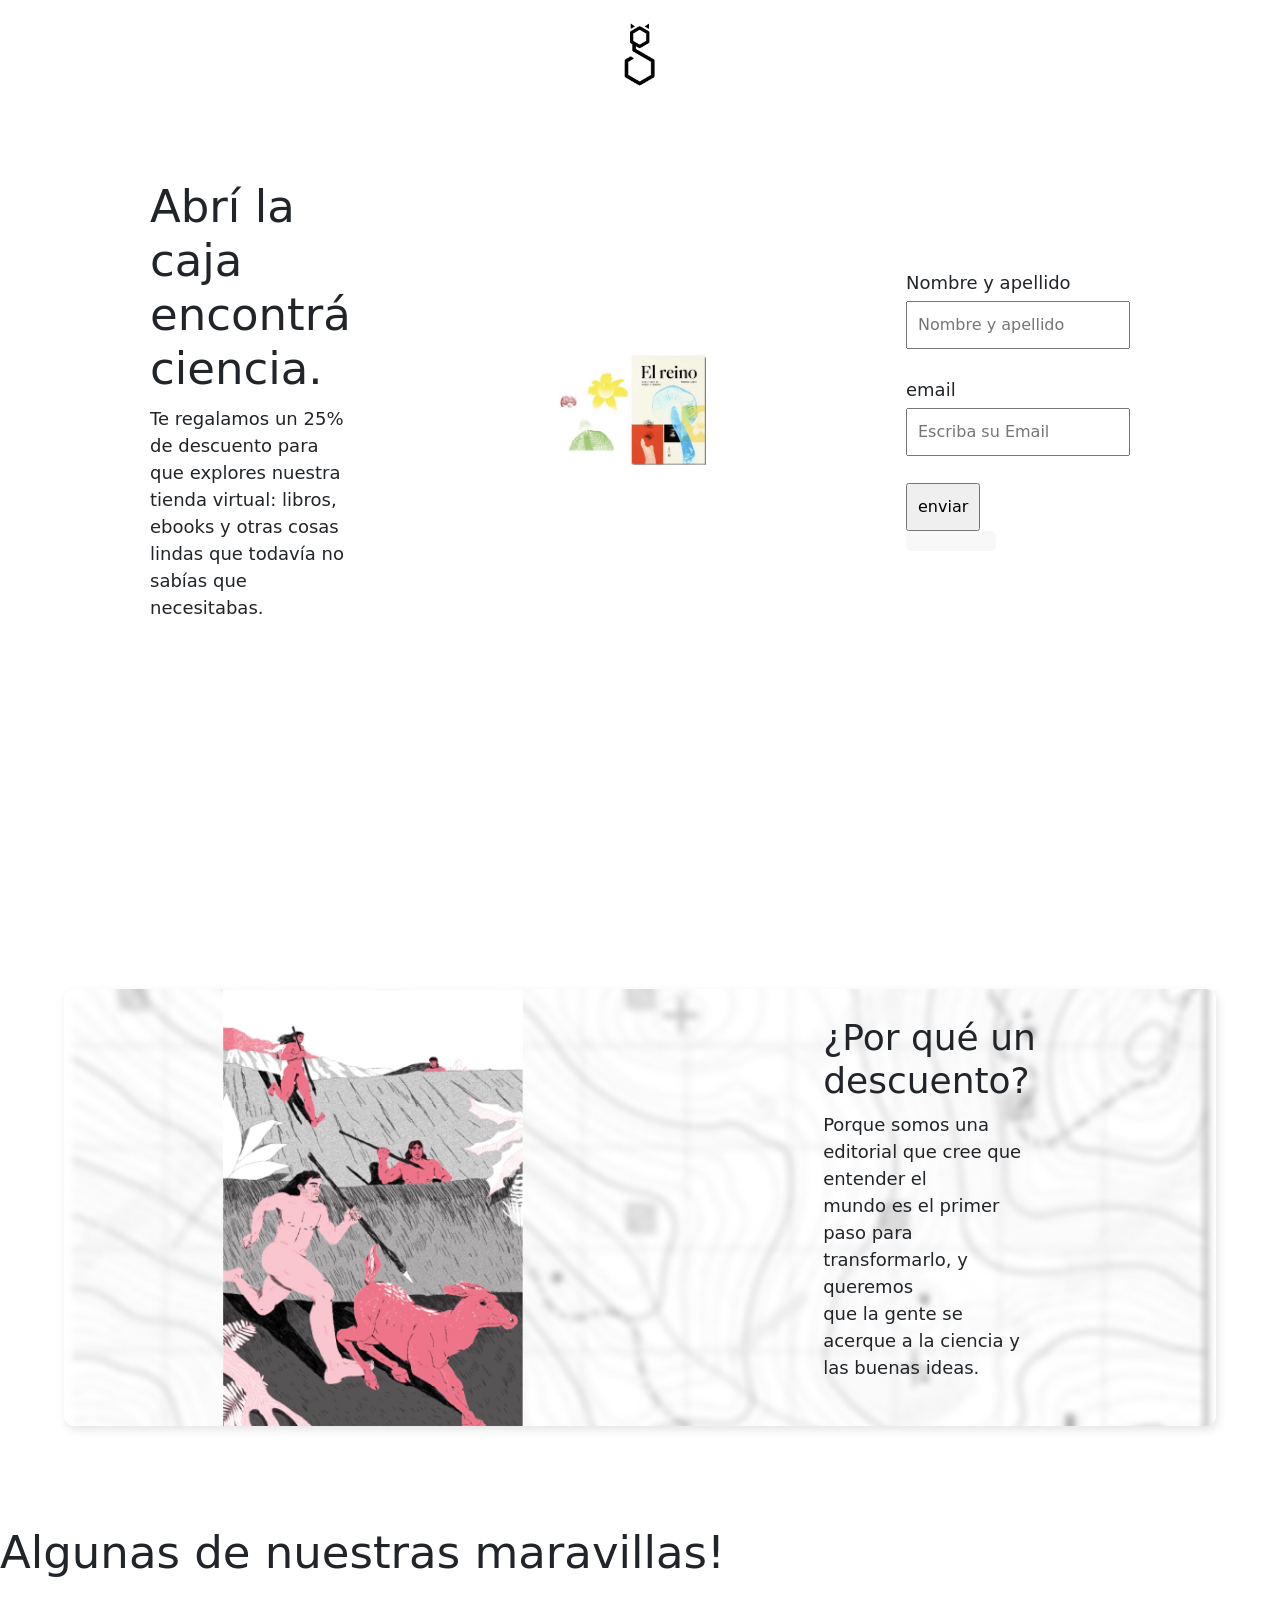
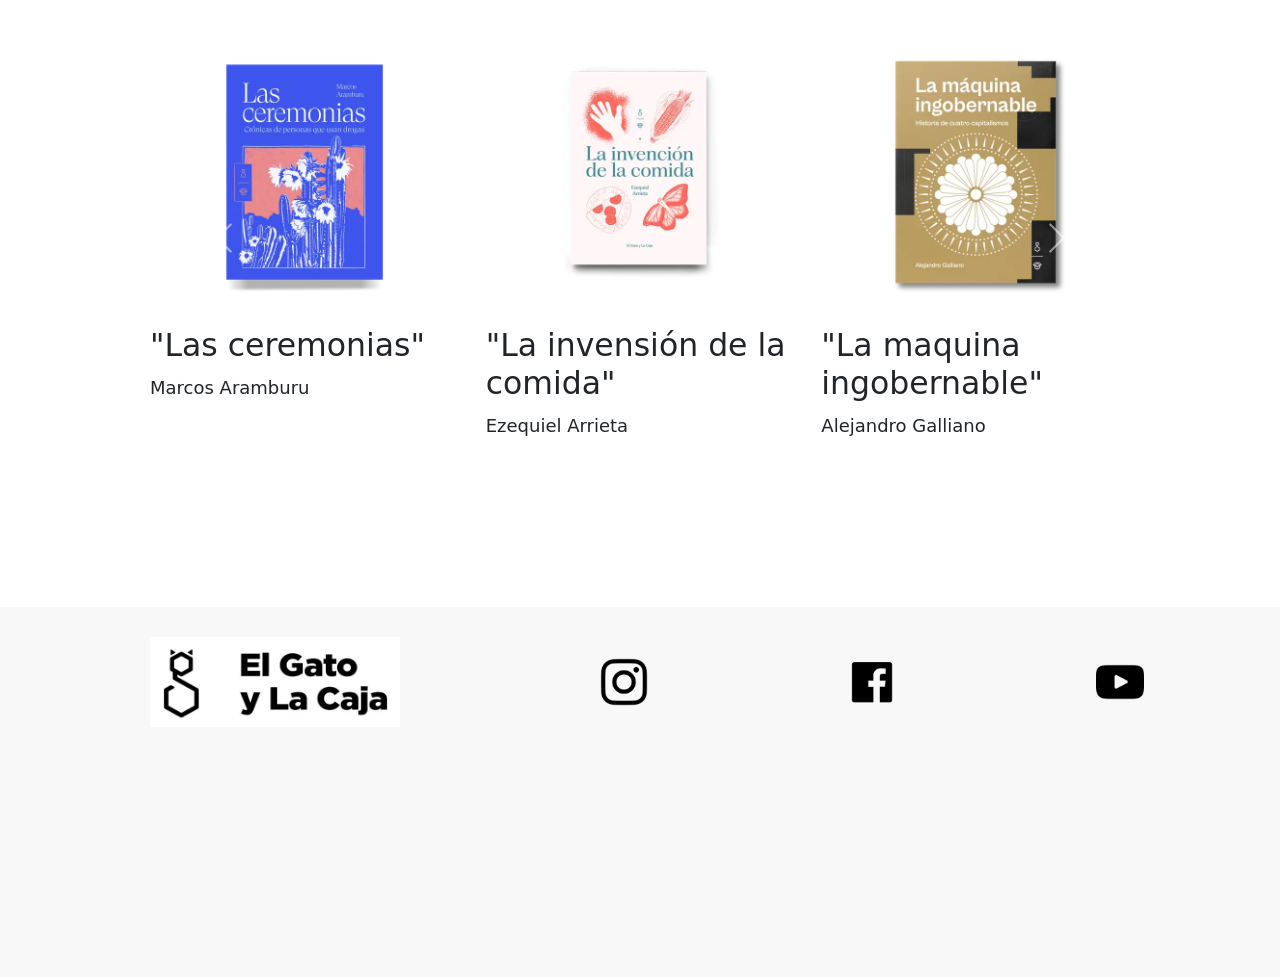
<file: taller (el gato y la caja)/index.html>
<!DOCTYPE html>
<html lang="en">
<head>   
    <title>Document</title>

    <link rel="preconnect" href="https://fonts.googleapis.com">
    <link rel="preconnect" href="https://fonts.gstatic.com" crossorigin>
    <link href="https://fonts.googleapis.com/css2?family=Montserrat:ital,wght@0,100..900;1,100..900&display=swap" rel="stylesheet">
    <link href="https://cdn.jsdelivr.net/npm/bootstrap@5.3.3/dist/css/bootstrap.min.css" rel="stylesheet">
    <script src="https://cdn.jsdelivr.net/npm/bootstrap@5.3.3/dist/js/bootstrap.bundle.min.js"></script>

    <link rel="stylesheet" href="style.css">

</head>
<body>

    <!-- encabezado -->
    <div class="header">
        <img src="logo.webp" class="logo">
    </div>

    <div class="contenedor">
        <div class="textoTituloHeader">
            <h1>Abrí la caja <br> encontrá ciencia.</h1>

            <p class="textoParrafoHeader">
                Te regalamos un 25% de descuento para <br> que explores nuestra tienda virtual: libros, <br> 
                ebooks y otras cosas lindas que todavía no <br> sabías que necesitabas.
            </p>


        </div>

        
        <div id="carruselAutomatico" class="carrusel1" data-bs-ride="carousel">

            <div class="carruselIMG">

                <div class="carousel-item active">
                    <img src="imagenCarrusel1/reino.jpg" class="d-block w-100" >
                </div>

                <div class="carousel-item">
                    <img src="imagenCarrusel1/maquina.jpg" class="d-block w-100" >
                </div>

                <div class="carousel-item">
                    <img src="imagenCarrusel1/clima.jpg" class="d-block w-100" >
                </div>

                <div class="carousel-item">
                    <img src="imagenCarrusel1/comida.jpg" class="d-block w-100" >
                </div>

                <div class="carousel-item">
                    <img src="imagenCarrusel1/pandora.jpg" class="d-block w-100" >
                </div>

                <div class="carousel-item">
                    <img src="imagenCarrusel1/suerte.jpg" class="d-block w-100" >
                 </div>

            </div>

        </div>

        <div class="contenedorForm">
            <form>
                <label for="nombreYApellido" class="nombre">Nombre y apellido</label>
                <input type="text" name="nombre" id="nombreYApellido" placeholder="Nombre y apellido" required>
                <br>
                <br>
                <label for="email" class="email">email</label>
                <input type="email" name="email" id="email" placeholder="Escriba su Email">
                <br>
                <br>
                <input type="submit" id="botonEnviar" class="botonEnviar" value="enviar">
            </form>

            <div class="feedbackContenedor">
                <section class="feedback oculto" id="feedback">
                    <p>Gracias! <span id="nombre-placeholder">NOMBRE</span> el descuento fue enviado correctamente a <span id="email-placeholder">EMAIL</span>. Aprovechalo en nuestra tiendia virtual!</p>
                </section>
            </div>
        </div>
        
    </div>

        

    <div class="tarjeta" id="tarjeta">
        <div class="contenidoTarjeta">
            <img src="trival/trival.png" class="trivalIMG">
            <div class="textoTrival">
                <h2>¿Por qué un descuento?</h2>
                <p>
                    Porque somos una editorial que cree que entender el <br>
                    mundo es el primer paso para transformarlo, y queremos <br>
                    que la gente se acerque a la ciencia y las buenas ideas.
                </p>
            </div>
        </div>
    </div>



    <h1>Algunas de nuestras maravillas!</h1>


    <div class="carruselContenedor">

    <div id="carruselBootstrap" class="carousel slide" data-bs-ride="carousel">
    <div class="carousel-inner">

        <!-- Slide 1 -->
        <div class="carousel-item active">
            <div class="row">
                <div class="col-md-4">
                    <img src="imagenCarrusel2/ceremonia1.webp" class="d-block w-100" alt="Imagen 1">
                    <h3 class="titulo-libro">"Las ceremonias"</h3>
                    <p class="autor-libro">Marcos Aramburu</p>
                </div>
                <div class="col-md-4">
                    <img src="imagenCarrusel2/invencion1.webp" class="d-block w-100" alt="Imagen 2">
                    <h3 class="titulo-libro">"La invensión de la comida"</h3>
                    <p class="autor-libro">Ezequiel Arrieta</p>
                </div>
                <div class="col-md-4">
                    <img src="imagenCarrusel2/maquina1.webp" class="d-block w-100" alt="Imagen 3">
                    <h3 class="titulo-libro">"La maquina ingobernable"</h3>
                    <p class="autor-libro">Alejandro Galliano</p>
                </div>
            </div>
        </div>

        <!-- Slide 2 -->
        <div class="carousel-item">
            <div class="row">
                <div class="col-md-4">
                    <img src="imagenCarrusel2/pandora1.webp" class="d-block w-100" alt="Imagen 4">
                    <h3 class="titulo-libro">"Ok, Pandora"</h3>
                    <p class="autor-libro">Multiples autores</p>
                </div>
                <div class="col-md-4">
                    <img src="imagenCarrusel2/reino1.webp" class="d-block w-100" alt="Imagen 5">
                    <h3 class="titulo-libro">"El reino"</h3>
                    <p class="autor-libro">Eugenia López</p>
                </div>
                <div class="col-md-4">
                    <img src="imagenCarrusel2/suerte1.webp" class="d-block w-100" alt="Imagen 6">
                    <h3 class="titulo-libro">"La suerte de tu lado"</h3>
                    <p class="autor-libro">Marina Larrondo</p>
                </div>
            </div>
        </div>

        <!-- Slide 3 -->
        <div class="carousel-item">
            <div class="row">
                <div class="col-md-4">
                    <img src="imagenCarrusel2/febo1.webp" class="d-block w-100" alt="Imagen 7">
                    <h3 class="titulo-libro">"febo"</h3>
                    <p class="autor-libro">Sol traverso</p>
                </div>
                <div class="col-md-4">
                    <img src="imagenCarrusel2/humanLife1.webp" class="d-block w-100" alt="Imagen 8">
                    <h3 class="titulo-libro">"HumanLife"</h3>
                    <p class="autor-libro">Tomas Gigante</p>
                </div>
                <div class="col-md-4">
                    <img src="imagenCarrusel2/idioma1.webp" class="d-block w-100" alt="Imagen 9">
                    <h3 class="titulo-libro">"El idioma de los peces"</h3>
                    <p class="autor-libro">Lara Armada</p>
                </div>
            </div>
        </div>

    </div>

    <!-- Botones de navegación -->
    <button class="carousel-control-prev" type="button" data-bs-target="#carruselBootstrap" data-bs-slide="prev">
        <span class="carousel-control-prev-icon"></span>
    </button>
    <button class="carousel-control-next" type="button" data-bs-target="#carruselBootstrap" data-bs-slide="next">
        <span class="carousel-control-next-icon"></span>
    </button>
</div>
</div>

<!-- Agregar Bootstrap en tu documento -->
<link rel="stylesheet" href="https://cdn.jsdelivr.net/npm/bootstrap@5.3.0/dist/css/bootstrap.min.css">
<script src="https://cdn.jsdelivr.net/npm/bootstrap@5.3.0/dist/js/bootstrap.bundle.min.js"></script>




               

    <footer class="footer">

        <div class="contenedor">

            <div>
                <img src="fotter/Logo.png" class="gato">
            </div>

            <div>
                <img src="fotter/instagram.png" class="insta">
            </div>

            <div>
                <img src="fotter/Facebook.png" class="face">
            </div>

            <div>
                <img src="fotter/youtube.png" class="youtube">
            </div>

            <div>
                <img src="fotter/X.png" class="x">
            </div>

        </div>

    </footer>

    <script src="script.js"></script>
    
</body>
</html>
</file>
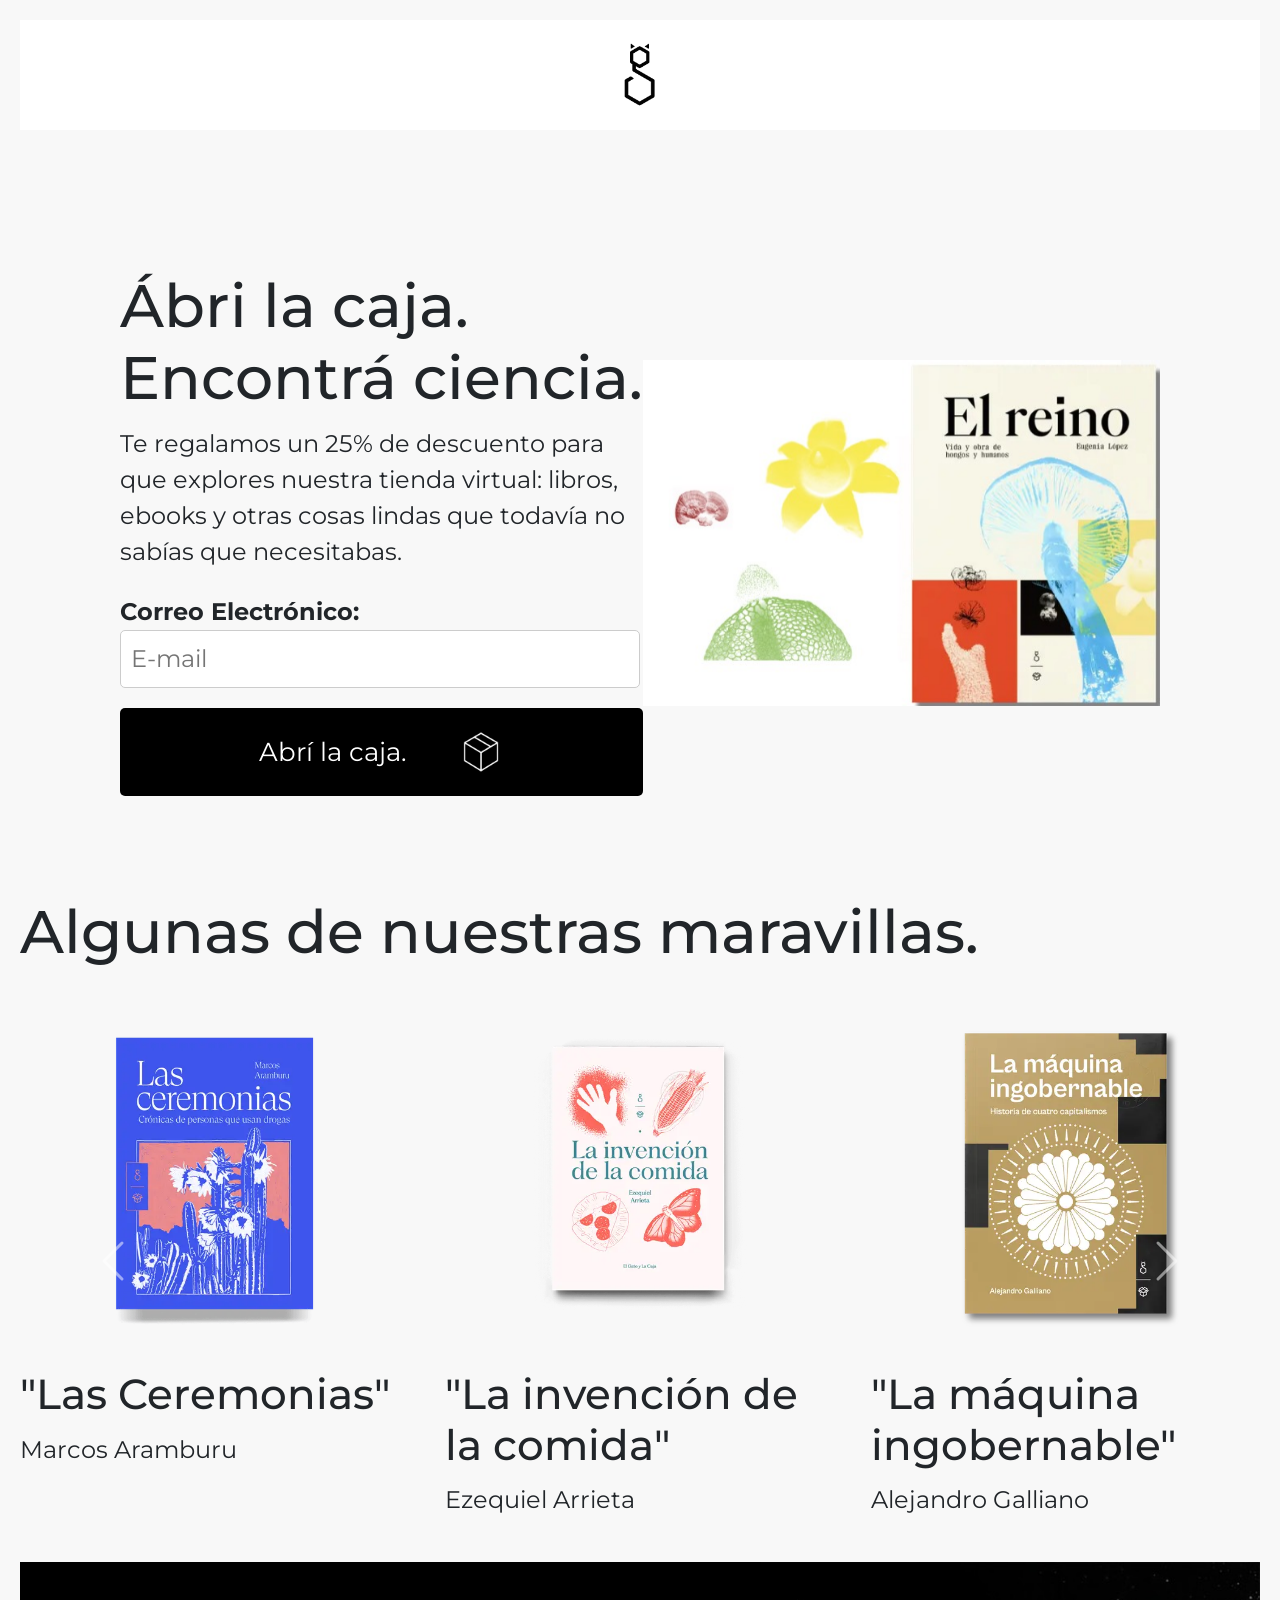
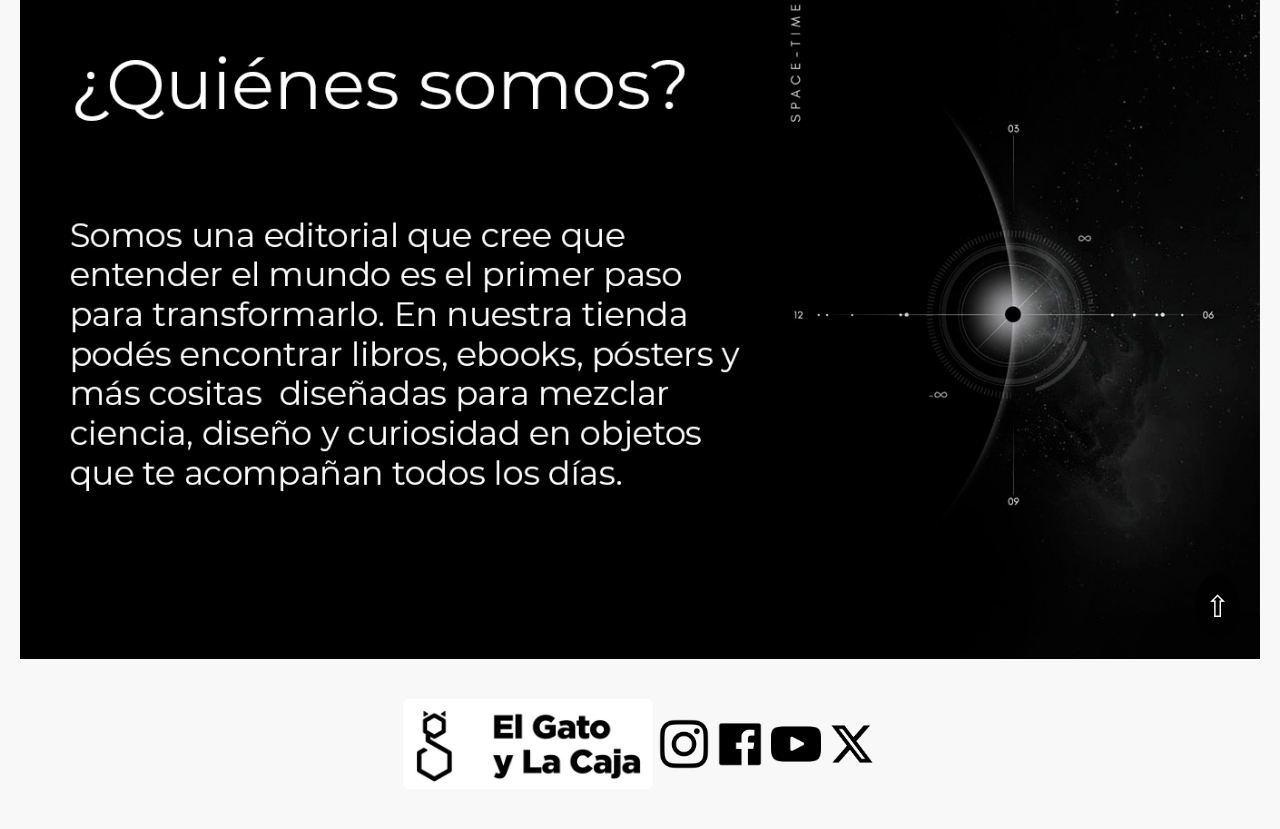
<file: taller/index.html>
<!DOCTYPE html>
<html lang="en">
<head>
    <title>Document</title>
    <link rel="preconnect" href="https://fonts.googleapis.com">
    <link rel="preconnect" href="https://fonts.gstatic.com" crossorigin>
    <link href="https://fonts.googleapis.com/css2?family=Montserrat:ital,wght@0,100..900;1,100..900&display=swap" rel="stylesheet">
    <link href="https://cdn.jsdelivr.net/npm/bootstrap@5.3.3/dist/css/bootstrap.min.css" rel="stylesheet">
    <script src="https://cdn.jsdelivr.net/npm/bootstrap@5.3.3/dist/js/bootstrap.bundle.min.js"></script>


    <link rel="stylesheet" href="style.css">
</head>
<body>

    <div class="header">
        <img src="logo.webp" class="logo" alt="logo">
    </div>


    <div class="contenido">

        <div class="texto-box">

            <h1 class="titulo">Ábri la caja. <br> Encontrá ciencia. </h1>

            <p class="texto">Te regalamos un 25% de descuento para <br> que explores nuestra tienda virtual: libros, <br> 
            ebooks y otras cosas lindas que todavía no <br> sabías que necesitabas.  </p>
            
            <div class="formulario">

                <label for="email">Correo Electrónico:</label>
                <input type="email" id="email" name="email" placeholder="E-mail">

            </div> 

            <a href="gracias.html" class="boton" id="botonCaja" disabled>
                Abrí la caja.
                <img src="cajaCerrada.png" alt="icono" class="icono-boton">
            </a>


        </div>
       
        



        <div id="carouselExampleAutoplaying" class="carousel slide" data-bs-ride="carousel">
            <div class="carousel-inner">

                <div class="carousel-item active">
                    <img src="imagenesCarrusel1/reino.jpg" class="d-block w-100" >
                </div>

                <div class="carousel-item">
                    <img src="imagenesCarrusel1/maquina.jpg" class="d-block w-100" >
                </div>

                <div class="carousel-item">
                    <img src="imagenesCarrusel1/clima.jpg" class="d-block w-100" >
                </div>

                <div class="carousel-item">
                    <img src="imagenesCarrusel1/comida.jpg" class="d-block w-100" >
                </div>

                <div class="carousel-item">
                    <img src="imagenesCarrusel1/pandora.jpg" class="d-block w-100" >
                </div>

                <div class="carousel-item">
                    <img src="imagenesCarrusel1/suerte.jpg" class="d-block w-100" >
                 </div>

            </div>

                

        

        </div>   


    </div>

    
    

    <h1>Algunas de nuestras maravillas.</h1>
    
        <div id="carouselExample" class="carousel slide" >

            <div class="carousel-inner">
                    <div class="carousel-item active">
                        <div class="row">

                            <div class="col-md-4">
                                <img src="imagenCarrusel2/ceremonia1.webp" class="d-block w-100" alt="Libro 1">
                                <h3 class="titulo-libro">"Las Ceremonias"</h3>
                                <p class="autor-libro">Marcos Aramburu</p>
                            </div>

                            <div class="col-md-4">
                                <img src="imagenCarrusel2/invencion1.webp" class="d-block w-100" alt="Libro 2">
                                <h3 class="titulo-libro">"La invención de la comida"</h3>
                                <p class="autor-libro">Ezequiel Arrieta</p>
                            </div>

                            <div class="col-md-4">
                                <img src="imagenCarrusel2/maquina1.webp" class="d-block w-100" alt="Libro 3">
                                <h3 class="titulo-libro">"La máquina ingobernable"</h3>
                                <p class="autor-libro">Alejandro Galliano</p>
                            </div>

                        </div>
                    </div>

                    <div class="carousel-item">
                        <div class="row">

                        <div class="col-md-4">
                            <img src="imagenCarrusel2/pandora1.webp" class="d-block w-100" alt="Libro 4">
                            <h3 class="titulo-libro">"Ok, Pandora"</h3>
                            <p class="autor-libro">Múltiples autores</p>
                        </div>

                        <div class="col-md-4">
                            <img src="imagenCarrusel2/reino1.webp" class="d-block w-100" alt="Libro 5">
                            <h3 class="titulo-libro">"El reino"</h3>
                            <p class="autor-libro">Eugenia López</p>
                        </div>

                        <div class="col-md-4">
                            <img src="imagenCarrusel2/suerte1.webp" class="d-block w-100" alt="Libro 6">
                            <h3 class="titulo-libro">"La suerte de tu lado"</h3>
                            <p class="autor-libro">Marina Larrondo</p>
                        </div>

                        </div>
            </div>

            <div class="carousel-item">
                <div class="row">

                    <div class="col-md-4">
                        <img src="imagenCarrusel2/febo1.webp" class="d-block w-100" alt="Libro 7">
                        <h3 class="titulo-libro">"Febo"</h3>
                        <p class="autor-libro">Sol Traverso</p>
                    </div>

                    <div class="col-md-4">
                        <img src="imagenCarrusel2/humanLife1.webp" class="d-block w-100" alt="Libro 8">
                        <h3 class="titulo-libro">"HumanLife"</h3>
                        <p class="autor-libro">Tomás Gigante</p>
                    </div>

                    <div class="col-md-4">
                        <img src="imagenCarrusel2/idioma1.webp" class="d-block w-100" alt="Libro 9">
                        <h3 class="titulo-libro">"El idioma de los peces"</h3>
                        <p class="autor-libro">Lara Armada</p>
                    </div>

                </div>
            </div>

            </div>

            <button class="carousel-control-prev" type="button" data-bs-target="#carouselExample" data-bs-slide="prev">
                <span class="carousel-control-prev-icon"></span>
            </button>

            <button class="carousel-control-next" type="button" data-bs-target="#carouselExample" data-bs-slide="next">
                <span class="carousel-control-next-icon"></span>
            </button>

        </div>

    
    
    </div>

    </div>



    <div class="imagen-fondo">
        <img src="fondo.jpg" alt="Imagen de fondo">
    
        <a href="#" class="flecha-arriba">
            &#8679; <!-- Símbolo de flecha arriba -->
        </a>
    </div>

    <footer class="footer">
    <div class="footer-contenedor">

        <a href="https://tienda.elgatoylacaja.com">
            <img src="fotter/Logo.png" alt="Imagen 1">
        </a>

        <a href="https://www.instagram.com/elgatoylacaja?utm_source=ig_web_button_share_sheet&igsh=ZDNlZDc0MzIxNw==">
            <img src="fotter/instagram.png" alt="Imagen 2">
        </a>

        <a href="https://www.facebook.com/elgatoylacaja">
            <img src="fotter/Facebook.png" alt="Imagen 3">
        </a>

        <a href="https://www.youtube.com/@elgatoylacaja">
            <img src="fotter/youtube.png" alt="Imagen 4">
        </a>

        <a href="https://x.com/ElGatoyLaCaja">
            <img src="fotter/X.png" alt="Imagen 5">
        </a>

    </div>
</footer>
 
</body>
</html>
</file>
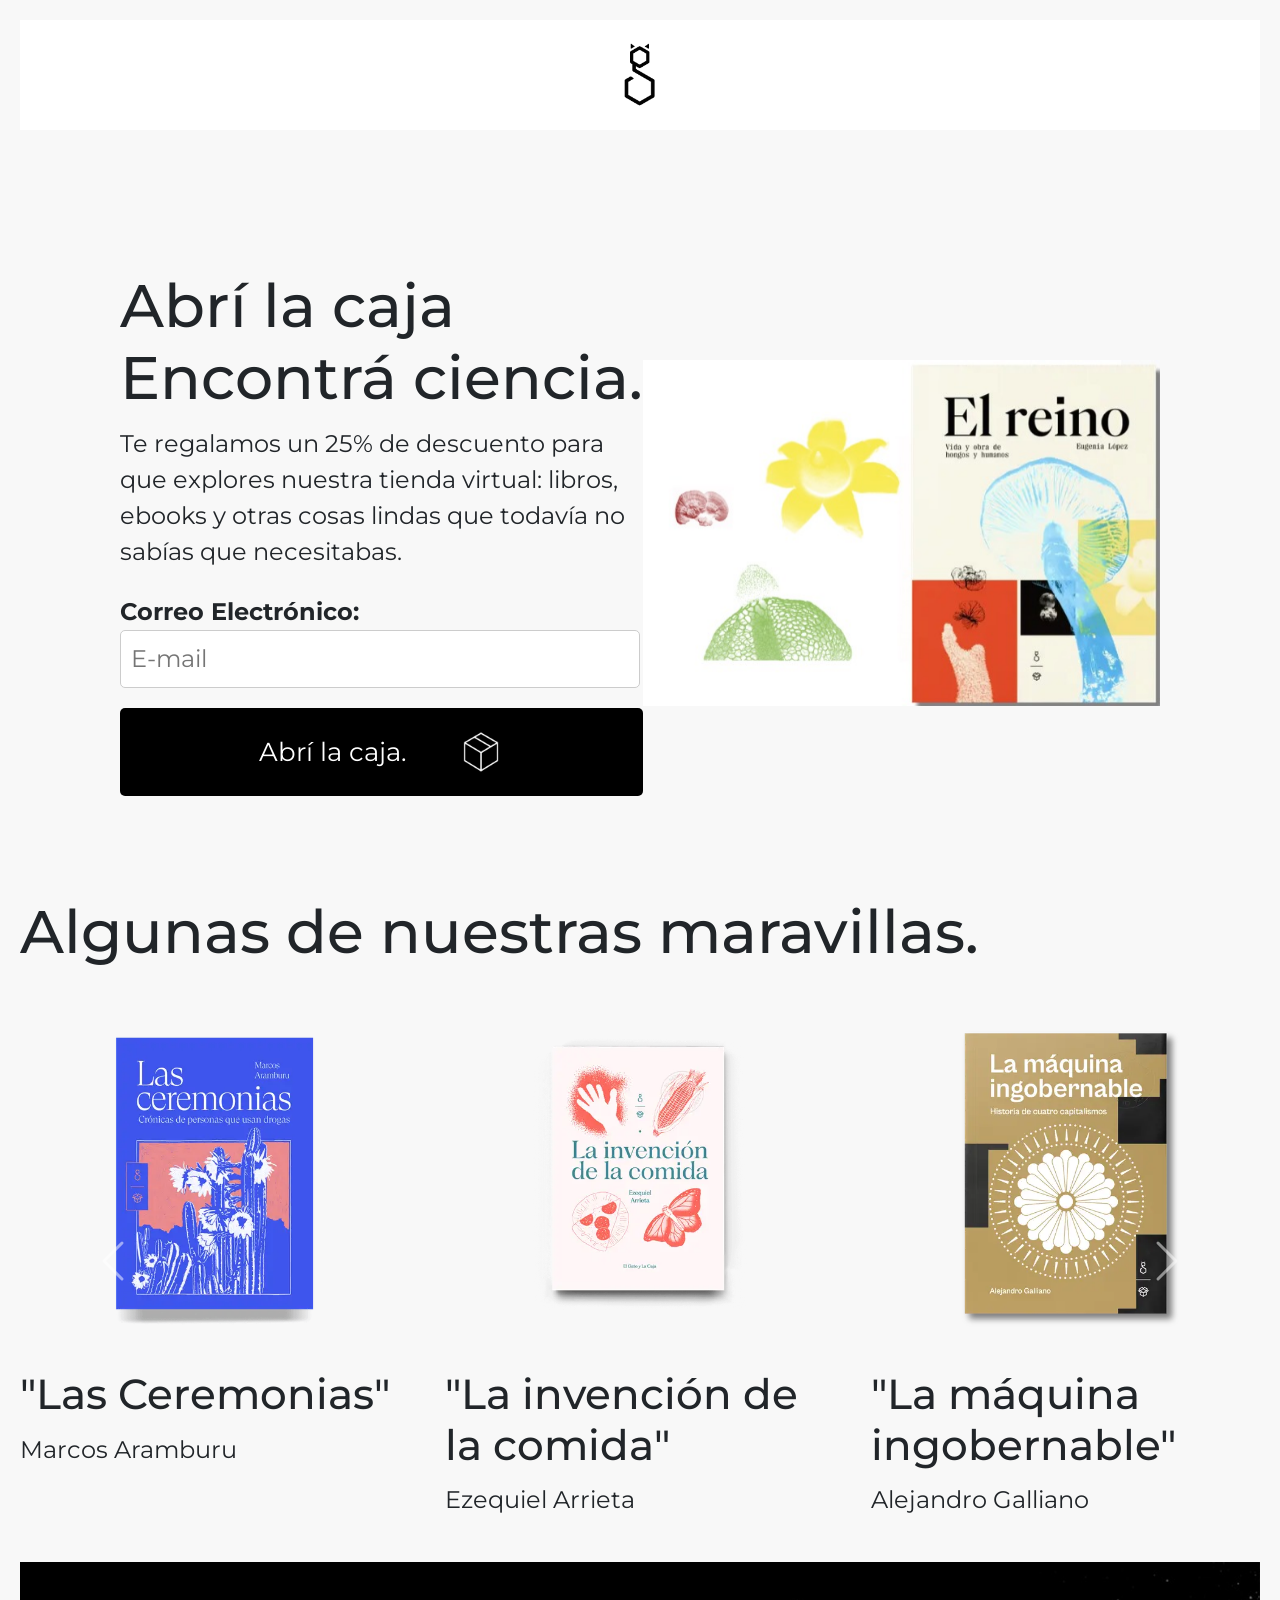
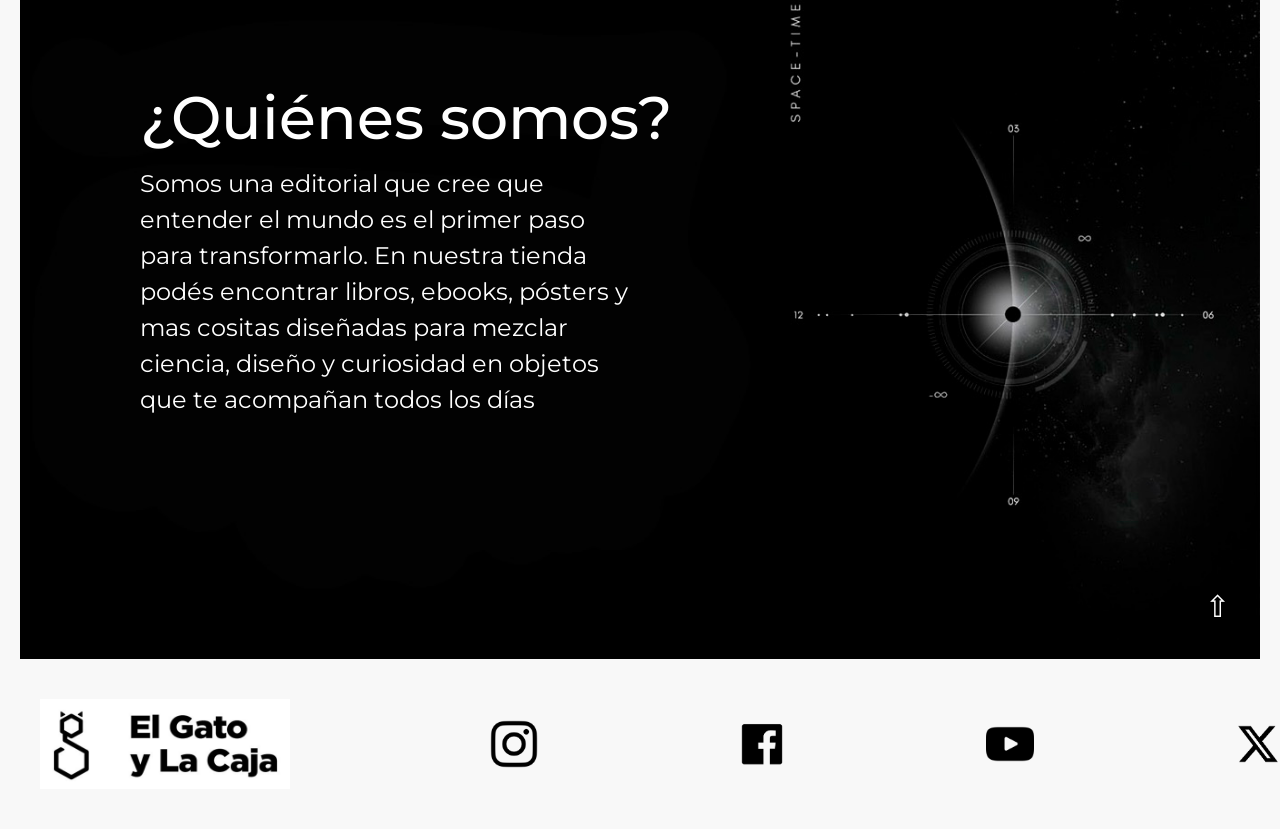
<file: tallerEntrega/index.html>
<!DOCTYPE html>
<html lang="en">
<head>
    <title>Document</title>

    <link rel="preconnect" href="https://fonts.googleapis.com">
    <link rel="preconnect" href="https://fonts.gstatic.com" crossorigin>
    <link href="https://fonts.googleapis.com/css2?family=Montserrat:ital,wght@0,100..900;1,100..900&display=swap" rel="stylesheet">
    <link href="https://cdn.jsdelivr.net/npm/bootstrap@5.3.3/dist/css/bootstrap.min.css" rel="stylesheet">
    <script src="https://cdn.jsdelivr.net/npm/bootstrap@5.3.3/dist/js/bootstrap.bundle.min.js"></script>

    <link rel="stylesheet" href="style.css">
    
</head>
<body>

    <!-- encabezado -->
    <div class="header">
        <img src="logo.webp" class="logo" alt="logo">
    </div>


    <!-- contenido primera seccion -->
    <div class="contenido">

        <div class="texto-box">

            <h1>Abrí la caja <br> Encontrá ciencia.</h1>

            <p class="texto">
                Te regalamos un 25% de descuento para <br> que explores nuestra tienda virtual: libros, <br> 
                ebooks y otras cosas lindas que todavía no <br> sabías que necesitabas.
            </p>

            <div class="formulario">
                <label for="email">Correo Electrónico:</label>
                <input type="email" id="email" name="email" placeholder="E-mail">
            </div>

            <a href="gracias.html" class="boton" id="botonCaja">
                Abrí la caja.
                <img src="cajaCerrada.png" alt="icono" class="icono-boton">
            </a>

        </div>

        <!-- carrusel automatico -->
        <div id="carouselExampleAutoplaying" class="carousel slide" data-bs-ride="carousel">
            <div class="carousel-inner">

                <div class="carousel-item active">
                    <img src="imagenesCarrusel1/reino.jpg" class="d-block w-100" >
                </div>

                <div class="carousel-item">
                    <img src="imagenesCarrusel1/maquina.jpg" class="d-block w-100" >
                </div>

                <div class="carousel-item">
                    <img src="imagenesCarrusel1/clima.jpg" class="d-block w-100" >
                </div>

                <div class="carousel-item">
                    <img src="imagenesCarrusel1/comida.jpg" class="d-block w-100" >
                </div>

                <div class="carousel-item">
                    <img src="imagenesCarrusel1/pandora.jpg" class="d-block w-100" >
                </div>

                <div class="carousel-item">
                    <img src="imagenesCarrusel1/suerte.jpg" class="d-block w-100" >
                 </div>

            </div>


        </div> 

    </div>


    <h1>Algunas de nuestras maravillas.</h1>

    <!-- segundo carrusel de 3 imagenes -->
    <div id="carouselExample" class="carousel slide" >

        <div class="carousel-inner">
                    <div class="carousel-item active">
                        <div class="row">

                            <div class="col-md-4">
                                <img src="imagenCarrusel2/ceremonia1.webp" class="d-block w-100" alt="Libro 1">
                                <h3 class="titulo-libro">"Las Ceremonias"</h3>
                                <p class="autor-libro">Marcos Aramburu</p>
                            </div>

                            <div class="col-md-4">
                                <img src="imagenCarrusel2/invencion1.webp" class="d-block w-100" alt="Libro 2">
                                <h3 class="titulo-libro">"La invención de la comida"</h3>
                                <p class="autor-libro">Ezequiel Arrieta</p>
                            </div>

                            <div class="col-md-4">
                                <img src="imagenCarrusel2/maquina1.webp" class="d-block w-100" alt="Libro 3">
                                <h3 class="titulo-libro">"La máquina ingobernable"</h3>
                                <p class="autor-libro">Alejandro Galliano</p>
                            </div>

                        </div>
                    </div>

                    <div class="carousel-item">
                        <div class="row">

                        <div class="col-md-4">
                            <img src="imagenCarrusel2/pandora1.webp" class="d-block w-100" alt="Libro 4">
                            <h3 class="titulo-libro">"Ok, Pandora"</h3>
                            <p class="autor-libro">Múltiples autores</p>
                        </div>

                        <div class="col-md-4">
                            <img src="imagenCarrusel2/reino1.webp" class="d-block w-100" alt="Libro 5">
                            <h3 class="titulo-libro">"El reino"</h3>
                            <p class="autor-libro">Eugenia López</p>
                        </div>

                        <div class="col-md-4">
                            <img src="imagenCarrusel2/suerte1.webp" class="d-block w-100" alt="Libro 6">
                            <h3 class="titulo-libro">"La suerte de tu lado"</h3>
                            <p class="autor-libro">Marina Larrondo</p>
                        </div>

                        </div>
            </div>

            <div class="carousel-item">
                <div class="row">

                    <div class="col-md-4">
                        <img src="imagenCarrusel2/febo1.webp" class="d-block w-100" alt="Libro 7">
                        <h3 class="titulo-libro">"Febo"</h3>
                        <p class="autor-libro">Sol Traverso</p>
                    </div>

                    <div class="col-md-4">
                        <img src="imagenCarrusel2/humanLife1.webp" class="d-block w-100" alt="Libro 8">
                        <h3 class="titulo-libro">"HumanLife"</h3>
                        <p class="autor-libro">Tomás Gigante</p>
                    </div>

                    <div class="col-md-4">
                        <img src="imagenCarrusel2/idioma1.webp" class="d-block w-100" alt="Libro 9">
                        <h3 class="titulo-libro">"El idioma de los peces"</h3>
                        <p class="autor-libro">Lara Armada</p>
                    </div>

                </div>
            </div>

        </div>

            <button class="carousel-control-prev" type="button" data-bs-target="#carouselExample" data-bs-slide="prev">
                <span class="carousel-control-prev-icon"></span>
            </button>

            <button class="carousel-control-next" type="button" data-bs-target="#carouselExample" data-bs-slide="next">
                <span class="carousel-control-next-icon"></span>
            </button>

    </div>


    <!-- imagen de fondo -->
    <div class="imagen-fondo">

        <div class="textoSobreImagen">
            <div class="Quienes">
                <h1>¿Quiénes somos?</h1>
            </div>

            <div class="parrafoImagen">
                <p>Somos una editorial que cree que <br>
                entender el mundo es el primer paso <br>
                para transformarlo. En nuestra tienda <br>
                podés encontrar libros, ebooks, pósters y <br>
                mas cositas diseñadas para mezclar <br>
                ciencia, diseño y curiosidad en objetos <br>
                que te acompañan todos los días</p>
            </div>

        </div>

        <img src="fondo.jpg" alt="Imagen de fondo">
    
        <a href="#" class="flecha-arriba">
            &#8679; <!-- flecha arriba simbolo -->
        </a>
    </div>

    <footer class="footer">
        <div class="contenedor">

            <div >
                
                <img src="fotter/Logo.png" class="gato" alt="Imagen 1">
                
            </div>

            <div >
                
                <img src="fotter/instagram.png" class="insta" alt="Imagen 2">
                
            </div>

            <div >
                
                <img src="fotter/Facebook.png" class="face" alt="Imagen 3">
                
            </div>

            <div >
               
                <img src="fotter/youtube.png" class="youtube" alt="Imagen 4">
                
            </div>

            <div>
            
                <img src="fotter/X.png"  class="x" alt="Imagen 5">
                
            </div>

        </div>
    </footer>

</body>
</html>
</file>
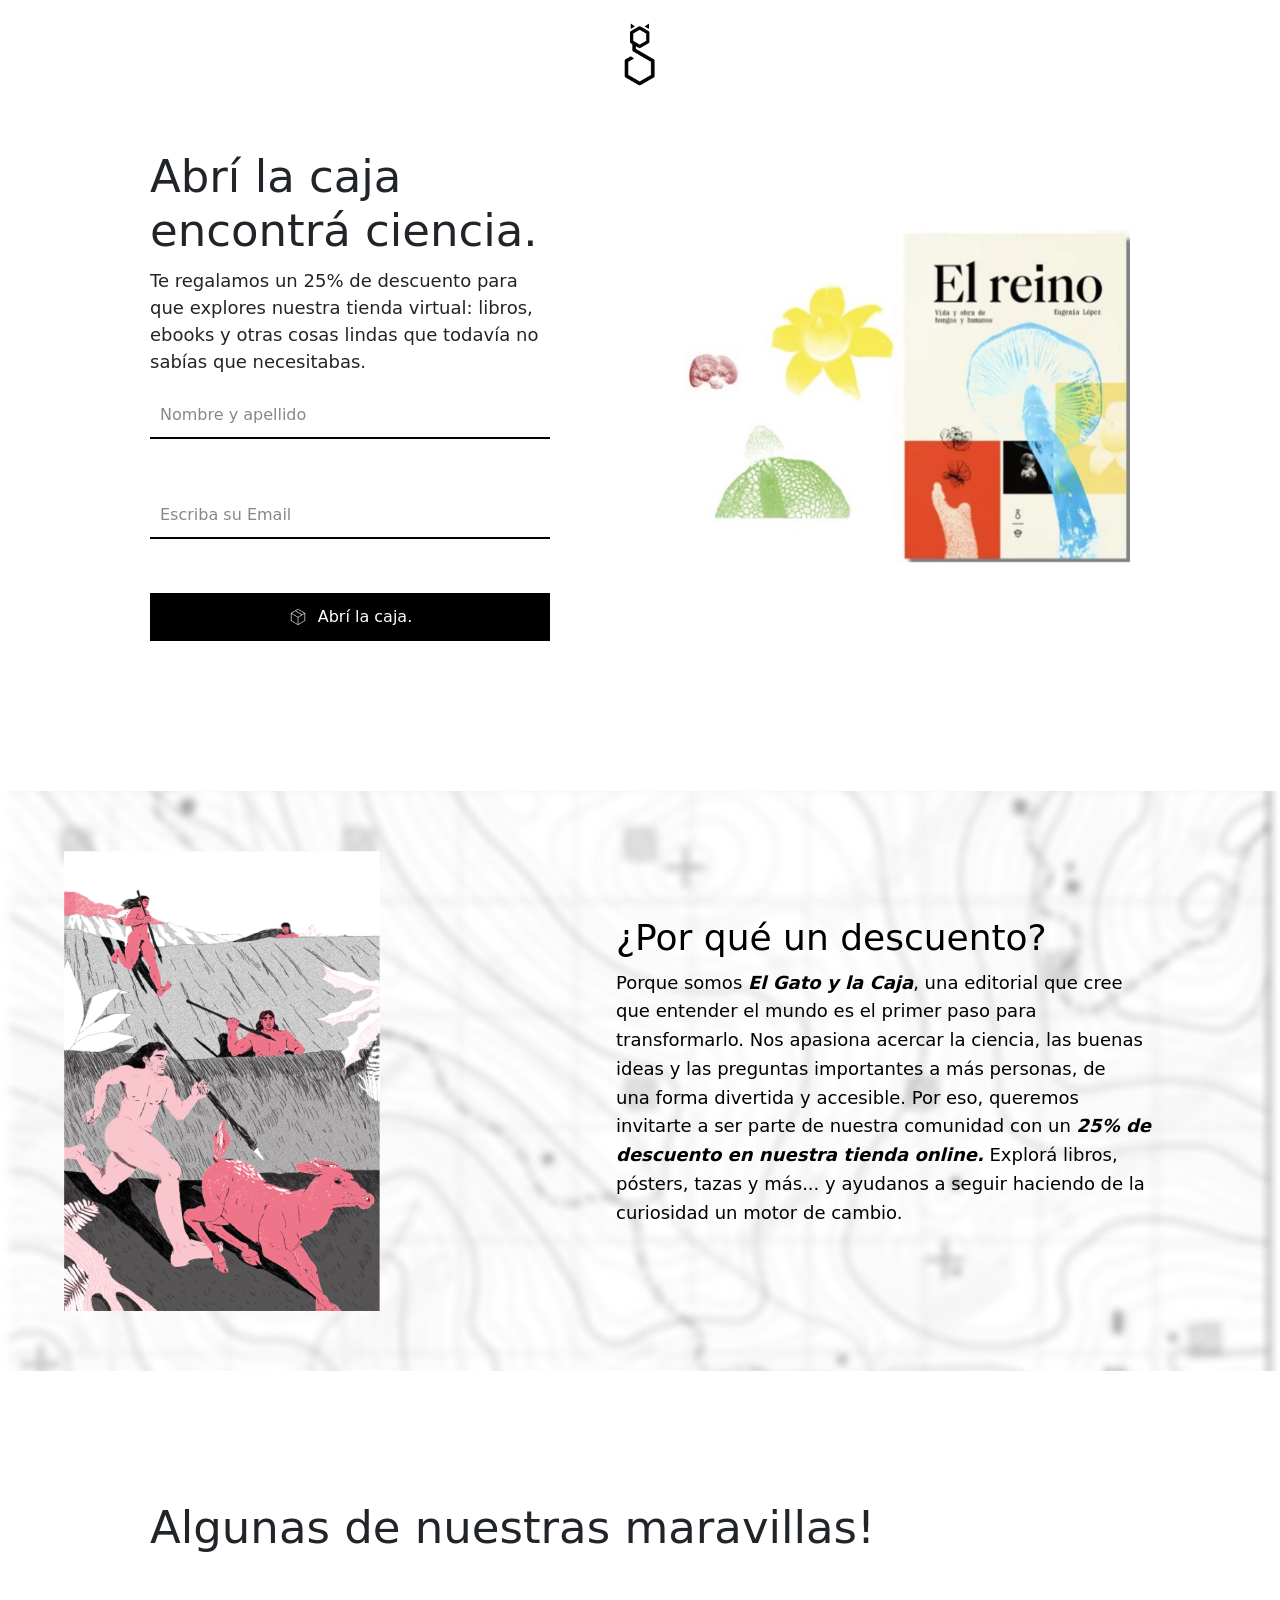
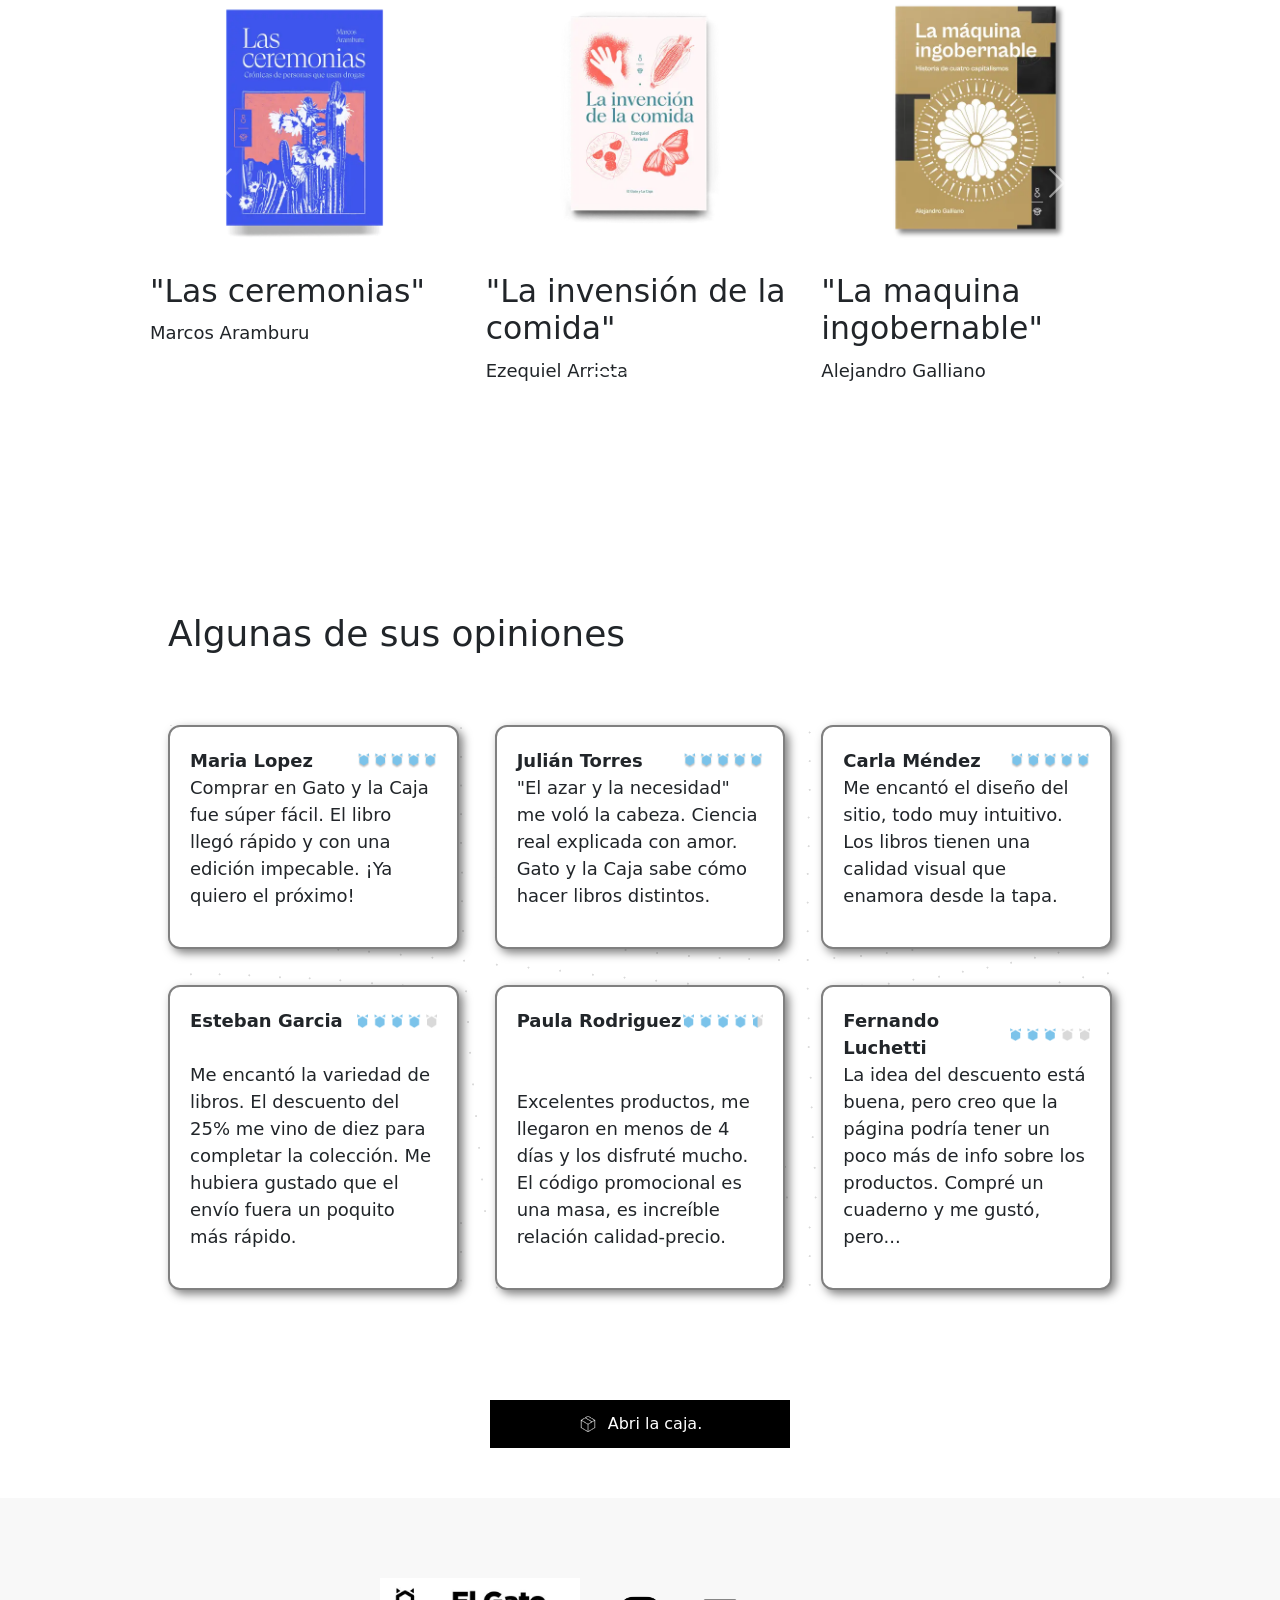
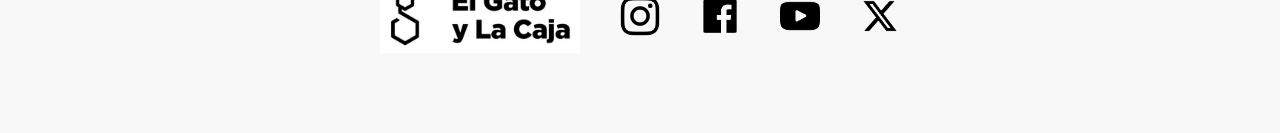
<file: Urbañski, Ventimiglia TP1/index.html>
<!DOCTYPE html>
<html lang="en">
<head>   
    <title>Document</title>

    <link rel="preconnect" href="https://fonts.googleapis.com">
    <link rel="preconnect" href="https://fonts.gstatic.com" crossorigin>
    <link href="https://fonts.googleapis.com/css2?family=Montserrat:ital,wght@0,100..900;1,100..900&display=swap" rel="stylesheet">
    <link href="https://cdn.jsdelivr.net/npm/bootstrap@5.3.3/dist/css/bootstrap.min.css" rel="stylesheet">
    <script src="https://cdn.jsdelivr.net/npm/bootstrap@5.3.3/dist/js/bootstrap.bundle.min.js"></script>

    <link rel="stylesheet" href="style.css">

</head>
<body>


    <!-- seccion header -->


    <div class="header">
        <img src="logo.webp" class="logo">
    </div>

    <section class="encabezado-seccion">
        <div class="contenedor">
            <div class="info">
                <h1>Abrí la caja <br> encontrá ciencia.</h1>

                <p>
                    Te regalamos un 25% de descuento para <br> que explores nuestra tienda virtual: libros, <br> 
                    ebooks y otras cosas lindas que todavía no <br> sabías que necesitabas.
                </p>

                <form id="formulario" class="formulario">

                    <input type="text" name="nombre" id="nombreYApellido" placeholder="Nombre y apellido" required>

                    <br>
                    <br>  

                    <input type="email" name="email" id="email" placeholder="Escriba su Email">

                    <br>
                    <br>

                    <button type="submit" class="botonEnviar">
                        <img src="cajaCerrada.png" alt="Icono enviar" class="icono-enviar">
                        Abrí la caja.
                    </button>

                </form>
            </div>

            <div class="carrusel1" data-bs-ride="carousel">
                <div class="carruselIMG">

                    <div class="carousel-item active">
                        <img src="imagenCarrusel1/reino.jpg" class="d-block w-100" >
                    </div>

                    <div class="carousel-item">
                        <img src="imagenCarrusel1/maquina.jpg" class="d-block w-100" >
                    </div>

                    <div class="carousel-item">
                        <img src="imagenCarrusel1/clima.jpg" class="d-block w-100" >
                    </div>

                    <div class="carousel-item">
                        <img src="imagenCarrusel1/comida.jpg" class="d-block w-100" >
                    </div>

                    <div class="carousel-item">
                        <img src="imagenCarrusel1/pandora.jpg" class="d-block w-100" >
                    </div>

                    <div class="carousel-item">
                        <img src="imagenCarrusel1/suerte.jpg" class="d-block w-100" >
                    </div>

                </div>
            </div>
        </div>
    </section>


    <!-- seccion porque descuento -->


    <section class="seccion-imagen-fondo">
        <div class="contenedor-trival">
            <div class="imagen-superpuesta">
                <img src="trival/trival.png" alt="imagen decorativa">
            </div>

            <div class="texto-trival">
                <h2>¿Por qué un descuento?</h2>

                <p>
                    Porque somos <strong><em>El Gato y la Caja</em></strong>, una editorial que cree <br>
                    que entender el mundo es el primer paso para <br>
                    transformarlo. Nos apasiona acercar la ciencia, las buenas <br> 
                    ideas y las preguntas importantes a más personas, de <br>
                    una forma divertida y accesible. Por eso, queremos <br>
                    invitarte a ser parte de nuestra comunidad con un 
                    <strong><em>25% de descuento en nuestra tienda online.</em></strong> Explorá libros,  <br>
                    pósters, tazas y más... y ayudanos a seguir haciendo de la <br>
                    curiosidad un motor de cambio.
                </p>
</div>
            
        </div>
    </section>
        

    <!-- seccion maravillas (carrusel de 3) -->


    <section class="maravillas">
    <h1>Algunas de nuestras maravillas!</h1>


    <div class="carruselContenedor">

    <div id="carruselBootstrap" class="carousel slide" data-bs-ride="carousel">
    



    <div class="carousel-inner">

        <!-- Indicadores centrados -->



        <!-- Slide 1 -->
        <div class="carousel-item active">
            <div class="row">
                <div class="col-md-4">
                    <img src="imagenCarrusel2/ceremonia1.webp" class="d-block w-100" alt="Imagen 1">
                    <h3 class="titulo-libro">"Las ceremonias"</h3>
                    <p class="autor-libro">Marcos Aramburu</p>
                </div>
                <div class="col-md-4">
                    <img src="imagenCarrusel2/invencion1.webp" class="d-block w-100" alt="Imagen 2">
                    <h3 class="titulo-libro">"La invensión de la comida"</h3>
                    <p class="autor-libro">Ezequiel Arrieta</p>
                </div>
                <div class="col-md-4">
                    <img src="imagenCarrusel2/maquina1.webp" class="d-block w-100" alt="Imagen 3">
                    <h3 class="titulo-libro">"La maquina ingobernable"</h3>
                    <p class="autor-libro">Alejandro Galliano</p>
                </div>
            </div>
        </div>

        <!-- Slide 2 -->
        <div class="carousel-item">
            <div class="row">
                <div class="col-md-4">
                    <img src="imagenCarrusel2/pandora1.webp" class="d-block w-100" alt="Imagen 4">
                    <h3 class="titulo-libro">"Ok, Pandora"</h3>
                    <p class="autor-libro">Multiples autores</p>
                </div>
                <div class="col-md-4">
                    <img src="imagenCarrusel2/reino1.webp" class="d-block w-100" alt="Imagen 5">
                    <h3 class="titulo-libro">"El reino"</h3>
                    <p class="autor-libro">Eugenia López</p>
                </div>
                <div class="col-md-4">
                    <img src="imagenCarrusel2/suerte1.webp" class="d-block w-100" alt="Imagen 6">
                    <h3 class="titulo-libro">"La suerte de tu lado"</h3>
                    <p class="autor-libro">Marina Larrondo</p>
                </div>
            </div>
        </div>

        <!-- Slide 3 -->
        <div class="carousel-item">
            <div class="row">
                <div class="col-md-4">
                    <img src="imagenCarrusel2/febo1.webp" class="d-block w-100" alt="Imagen 7">
                    <h3 class="titulo-libro">"febo"</h3>
                    <p class="autor-libro">Sol traverso</p>
                </div>
                <div class="col-md-4">
                    <img src="imagenCarrusel2/humanLife1.webp" class="d-block w-100" alt="Imagen 8">
                    <h3 class="titulo-libro">"HumanLife"</h3>
                    <p class="autor-libro">Tomas Gigante</p>
                </div>
                <div class="col-md-4">
                    <img src="imagenCarrusel2/idioma1.webp" class="d-block w-100" alt="Imagen 9">
                    <h3 class="titulo-libro">"El idioma de los peces"</h3>
                    <p class="autor-libro">Lara Armada</p>
                </div>
            </div>
        </div>

    </div>

    <!-- Botones de navegación -->
    <button class="carousel-control-prev" type="button" data-bs-target="#carruselBootstrap" data-bs-slide="prev">
        <span class="carousel-control-prev-icon"></span>
    </button>
    <button class="carousel-control-next" type="button" data-bs-target="#carruselBootstrap" data-bs-slide="next">
        <span class="carousel-control-next-icon"></span>
    </button>

    <div class="carousel-indicators custom-indicators">
        <button type="button" data-bs-target="#carruselBootstrap" data-bs-slide-to="0" class="active" aria-current="true" aria-label="Slide 1"></button>
        <button type="button" data-bs-target="#carruselBootstrap" data-bs-slide-to="1" aria-label="Slide 2"></button>
        <button type="button" data-bs-target="#carruselBootstrap" data-bs-slide-to="2" aria-label="Slide 3"></button>
    </div>
</div>
</div>

<!-- Agregar Bootstrap en tu documento -->
<link rel="stylesheet" href="https://cdn.jsdelivr.net/npm/bootstrap@5.3.0/dist/css/bootstrap.min.css">
<script src="https://cdn.jsdelivr.net/npm/bootstrap@5.3.0/dist/js/bootstrap.bundle.min.js"></script>
</section>


<!-- seccion opiniones -->


<section class="seccion-tarjetas contenedor-central">
    <h2 class="texto-op">Algunas de sus opiniones</h2>
    <div class="grid-tarjetas">
        <!-- tarjeta 1 (5 gatos) -->
         <div class="tarjeta">
            <div class="encabezado">
                <span class="nombre"> Maria Lopez </span>
                <img src="gatos/5gatos.png" alt="valoracion 5 gatos" class="valoracion-img">
            </div>

            <p>Comprar en Gato y la Caja fue súper fácil. El libro llegó rápido y con una edición impecable. ¡Ya quiero el próximo!</p>

         </div>

        <!-- tarjeta 2 (5  gatos) -->
         <div class="tarjeta">
            <div class="encabezado">
                <span class="nombre"> Julián Torres </span>
                <img src="gatos/5gatos.png" alt="valoracion 5 gatos" class="valoracion-img">
            </div>

            <p>"El azar y la necesidad" me voló la cabeza. Ciencia real explicada con amor. Gato y la Caja sabe cómo hacer libros distintos.</p>

         </div>
        <!-- tarjeta 3 (5 gatos) -->
         <div class="tarjeta">
            <div class="encabezado">
                <span class="nombre"> Carla Méndez </span>
                <img src="gatos/5gatos.png" alt="valoracion 5 gatos" class="valoracion-img">
            </div>

            <p>Me encantó el diseño del sitio, todo muy intuitivo. Los libros tienen una calidad visual que enamora desde la tapa.</p>

         </div>
        <!-- tarjeta 4 (4 gatos) -->
         <div class="tarjeta">
            <div class="encabezado">
                <span class="nombre"> Esteban Garcia </span>
                <img src="gatos/4gatos.png" alt="valoracion 4 gatos" class="valoracion-img">
            </div>

            <p>Me encantó la variedad de libros. El descuento del 25% me vino de diez para completar la colección. Me hubiera gustado que el envío fuera un poquito más rápido.</p>

         </div>
        <!-- tarjeta 5 (4,5 gatos) -->
         <div class="tarjeta">
            <div class="encabezado">
                <span class="nombre"> Paula Rodriguez </span>
                <img src="gatos/4,5gatos.png" alt="valoracion 4,5 gatos" class="valoracion-img">
            </div>

            <p>Excelentes productos, me llegaron en menos de 4 días y los disfruté mucho. El código promocional es una masa, es increíble relación calidad-precio.</p>

         </div>
        <!-- tarjeta 6 (3 gatos) -->
         <div class="tarjeta">
            <div class="encabezado">
                <span class="nombre"> Fernando Luchetti </span>
                <img src="gatos/3gatos.png" alt="valoraion 3 gatos" class="valoracion-img">
            </div>

            <p>La idea del descuento está buena, pero creo que la página podría tener un poco más de info sobre los productos. Compré un cuaderno y me gustó, pero...</p>

         </div>
    </div>

</section>


    <!-- seccion boton final -->
<section class="boton-final-seccion contenedor-central">
    <button class="botonEnviar volverArriba" onclick="scrollToTop()">
        <img src="cajaCerrada.png" alt="Icono enviar" class="icono-enviar">
        Abri la caja.
    </button>
</section>


 <!-- seccion footer  --> 
  
 
<section class="footer">
    <footer class="footer">

        <div class="contenedor">

            <div>
                <img src="fotter/Logo.png" class="gato">
            </div>

            <div>
                <img src="fotter/instagram.png" class="insta">
            </div>

            <div>
                <img src="fotter/Facebook.png" class="face">
            </div>

            <div>
                <img src="fotter/youtube.png" class="youtube">
            </div>

            <div>
                <img src="fotter/X.png" class="x">
            </div>

        </div>

    </footer>   
   </section> 

<script src="script.js" defer></script>

</body>
</html>
</file>
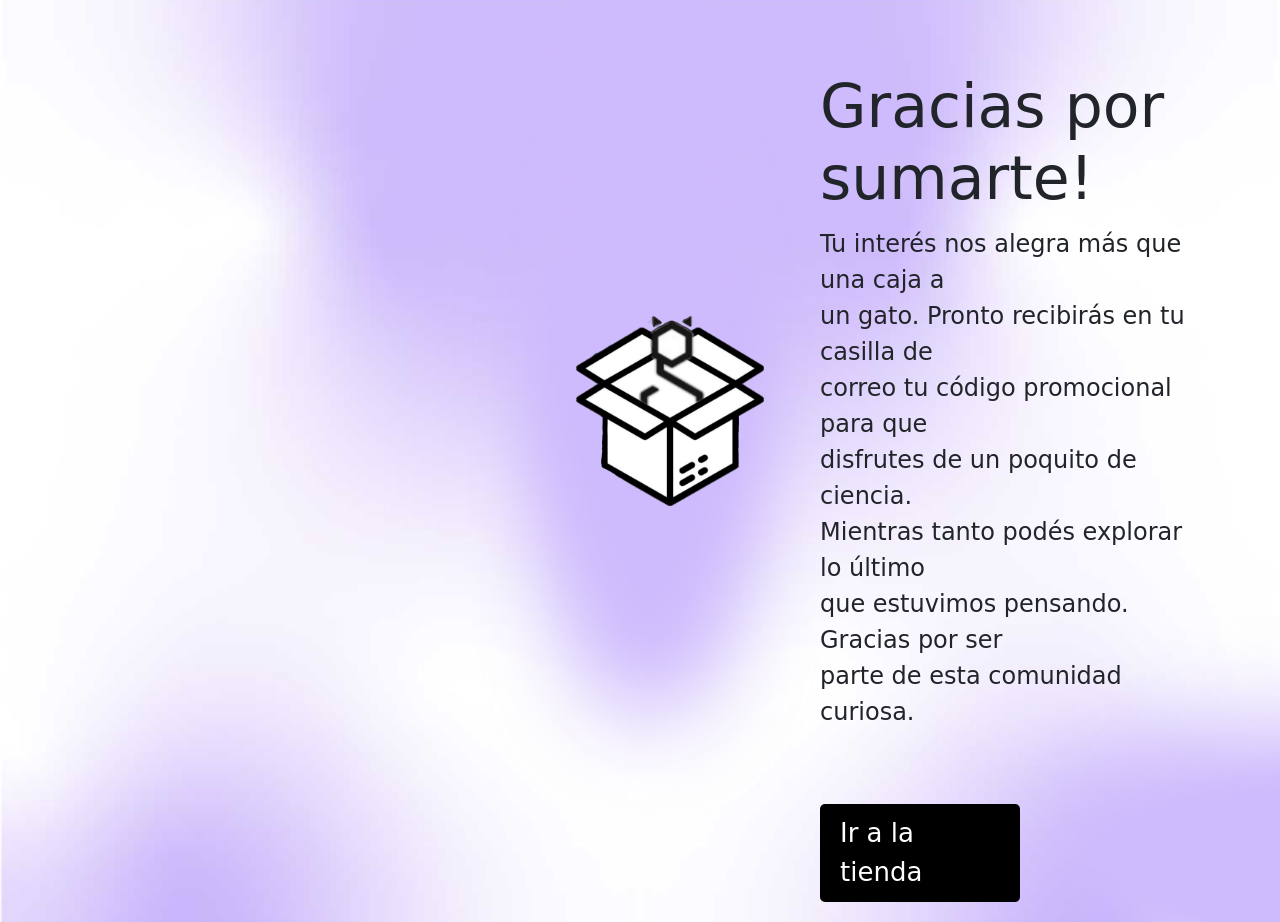
<file: taller/gracias.html>
<!DOCTYPE html>
<html lang="en">
<head>
    <title>Document</title>
    <link rel="preconnect" href="https://fonts.googleapis.com">
    <link rel="preconnect" href="https://fonts.gstatic.com" crossorigin>
    <link href="https://fonts.googleapis.com/css2?family=Montserrat:ital,wght@0,100..900;1,100..900&display=swap" rel="stylesheet">
    <link href="https://cdn.jsdelivr.net/npm/bootstrap@5.3.3/dist/css/bootstrap.min.css" rel="stylesheet">
    <script src="https://cdn.jsdelivr.net/npm/bootstrap@5.3.3/dist/js/bootstrap.bundle.min.js"></script>

    <link rel="stylesheet" href="gracias.css">
    
</head>
<body>
    <div class="graciasContenedor">
        <div class="contenido">
            <img src="cajaAbierta1.png" alt="imagen de agradecimiento" class="imagenGracias">

                <div>
                    <h1>Gracias por sumarte!</h1>
                    <p>Tu interés nos alegra más que una caja a <br>
                    un gato. Pronto recibirás en tu casilla de <br>
                    correo tu código promocional para que <br>
                    disfrutes de un poquito de ciencia. <br>
                    Mientras tanto podés explorar lo último <br>
                    que estuvimos pensando. Gracias por ser <br> 
                    parte de esta comunidad curiosa.</p>
                </div>
        </div>

        <a href="https://tienda.elgatoylacaja.com" class="boton">Ir a la tienda</a>
        
    </div>

    
</body>
</html>
</file>
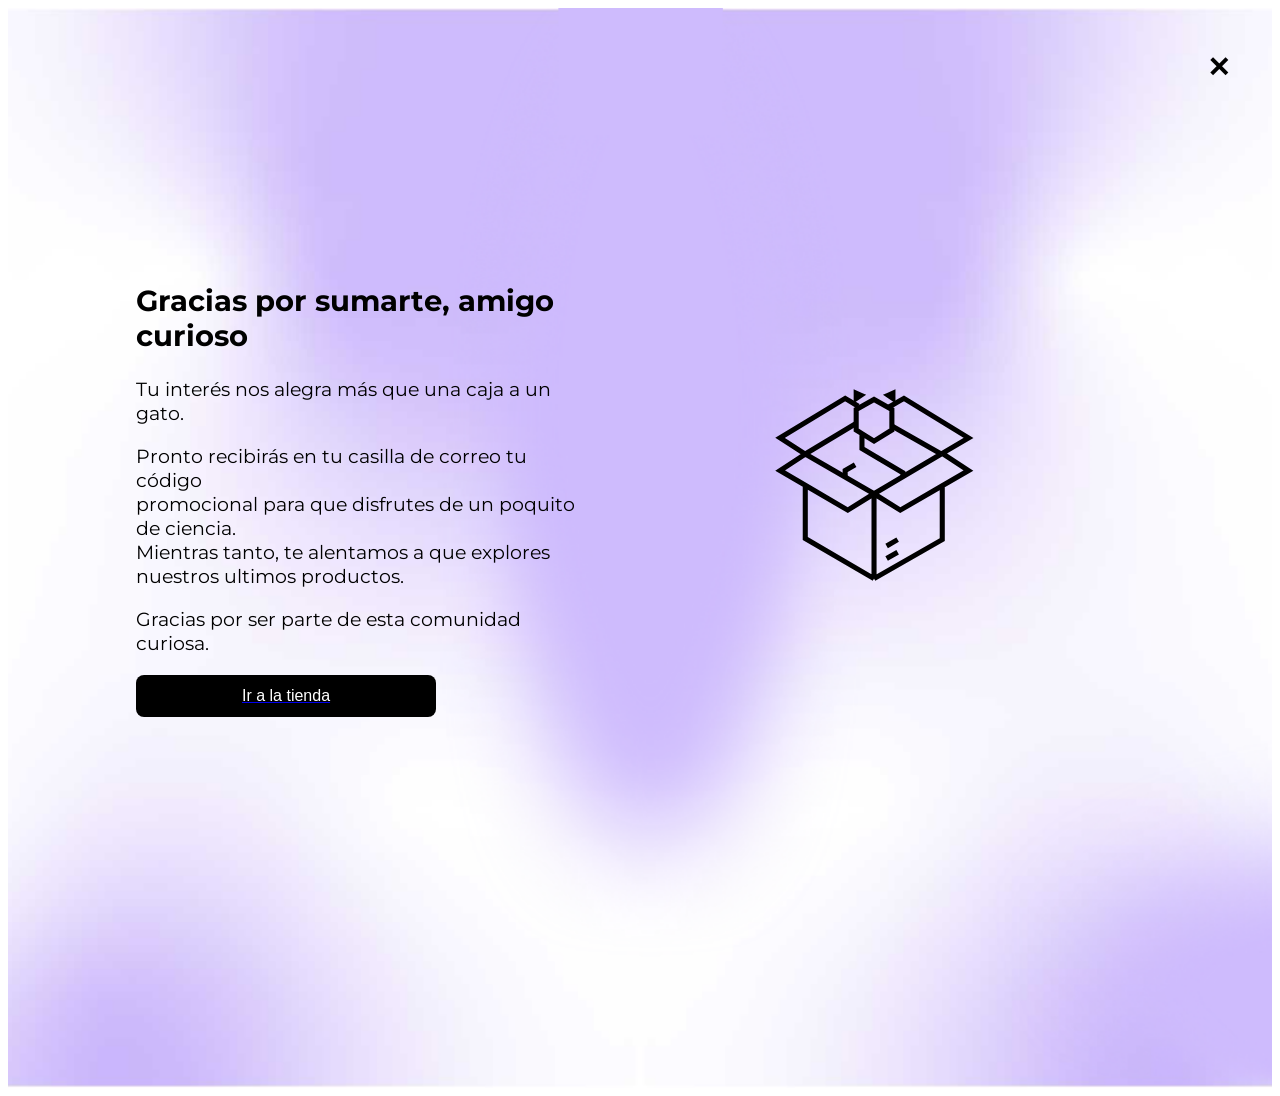
<file: Urbañski, Ventimiglia TP1/gracias.html>
<!DOCTYPE html>
<html lang="en">
<head>
    <title>Document</title>

    <link rel="preconnect" href="https://fonts.googleapis.com">
    <link rel="preconnect" href="https://fonts.gstatic.com" crossorigin>
    <link href="https://fonts.googleapis.com/css2?family=Montserrat:ital,wght@0,100..900;1,100..900&display=swap" rel="stylesheet">

    <link rel="stylesheet" href="gracias.css">

</head>
<body>

    <!-- seccion gracias -->

    
    <section class="Gracias">

        <a href="index.html" class="boton-cerrar">✕</a>

        <div class="contenedor-gracias">
            <div class="Textos">
                <h1>Gracias por sumarte, <span id="nombreMostrado"></span></h1>

                <P> Tu interés nos alegra más que una caja a un gato.</P>

                <p> Pronto recibirás en tu casilla de correo tu código <br>
                    promocional para que disfrutes de un poquito de ciencia. <br>
                    Mientras tanto, te alentamos a que explores nuestros ultimos productos.
                </p>


                <p> Gracias por ser parte de esta comunidad curiosa.</p>

                <a href="https://tienda.elgatoylacaja.com">
                    <button type="button" class="botonEnviar">
                        Ir a la tienda
                    </button>
                </a>
            </div>

            <div class="imagen-gracias">
                <img src="gatoencajaSVG.svg" alt="gracias imagen">
            </div>
        </div>

        
    </section>

    <script>
        const nombre = localStorage.getItem("nombreUsuario");
        document.getElementById("nombreMostrado").textContent = nombre || "amigo curioso";
    </script>

</body>
</html>
</file>
<file: taller (el gato y la caja)/style.css>
body {
    font-family: 'Montserrat', sans-serif;
    font-size: 24px; 
    margin: 0; 
    background: #f8f8f8;
}

* {
    font-size: 18px; 
}

.header {
    padding: 20px;
    margin-bottom: 40px;
    text-align: center;
    background: white;
}

.logo {
    display: block;
    height: 70px;
    margin: auto;
}

.contenedor {
    display: flex;
    flex-direction: row;
    justify-content: space-around;
    align-items: center;
    margin-bottom: 100px;
    gap: 300px;
    padding: 30px 150px 150px 150px ;
}

.contenedorForm {
    display: block;
    /* flex-direction: row; */
    justify-content: space-between;
    /* align-items: flex-start */;
    gap: 30px;
    font-size: 16px;
}

form label {
    display: flex; 
    margin-bottom: 5px; 
}

form input {
    width: auto; 
    padding: 10px;
    font-size: 16px;
}

.feedbackContenedor {
    width: 40%;
    font-size: 18px;
    background-color: #f8f8f8;
    padding: 10px;
    border-radius: 5px;
}

.oculto {
    display: none !important;
}

.tarjeta {
    display: flex;
    flex-direction: row; /* Imagen izquierda, texto derecha */
    align-items: center;
    justify-content: space-between;
    width: 90vw; /* Ajusta el ancho para evitar que se corte en la pantalla */
    max-width: auto;
    margin:  auto;
    height: auto;
    padding: 0px;
    background-image: url('trival/fondoDescuento.png'); /* Imagen de fondo */
    background-size: cover; /* Asegura que cubra toda la tarjeta */
    background-position: center; /* Centra la imagen */
    border-radius: 10px;
    box-shadow: 2px 4px 10px rgba(0, 0, 0, 0.1);
    overflow: hidden; /* Evita que elementos internos se salgan */
    margin-top: 100px;
    margin-bottom: 100px;
}

.contenidoTarjeta {
    display: flex;
    flex-direction: row;
    justify-content: space-between;
    align-items: center;
    width: auto;
    margin:  auto;
}

.trivalIMG {
    width: 300px;
    margin-left: 33.33px;
    margin-right: 33.33%;
}

.textoTrival {
    text-align: left;
    margin-right: 50px;
    font-size: 24px;
    width: 33.33%;
}

.carruselContenedor{
    padding: 30px 150px 150px 150px;
}

.footer {
    background-color: #f8f8f8;
    /* padding: 20px; */
    text-align: center;
    
}

.contenedor{
    display: inline-flex;
    gap: 200px;
    align-items: center;
} 

.gato{
    width: 250px;
    height: 90px; 
}

.insta{
    width: 48px;
    height: auto;
}

.face{
    width: 48px;
    height: auto;
}

.youtube {
    width: 48px;
    height: auto;
}

.x{
    width: 48px;
    height: auto;
}
</file>
<file: taller/style.css>
body {
  font-family: 'Montserrat', sans-serif; 
  font-size: 70px;
  margin: 0;
  padding: 20px; 
  background: #f8f8f8;
}

*{
 font-size: 24PX;
}


.header {
    padding: 20px;
    margin-bottom: 40px;
    background: white;
}

.logo {
   display: block;
   height: 70px;
   margin: auto;
}



.contenido {
    padding: 100px;
    display: flex;
    align-items: center;
    justify-content: space-between;
}

/*  .texto-box{
    margin: 0;
}  */

#carouselExampleAutoplaying {
    flex: 1;
    max-width: 600px; /* Si quieres un límite */
}

.formulario {
    width: 100%;
    max-width: 400px; /* Ajusta el tamaño del formulario */
}

.formulario label {
    font-weight: bold;
}

.formulario input {
    margin-bottom: 20px;
    padding: 10px;
    width: 130%;
    min-width: 300px;
    border: 1px solid #ccc;
    border-radius: 5px;
}

.boton-container {
    display: flex;
    justify-content: center; /* Centra el botón debajo del carrusel */
    margin-top: 20px; /* Espaciado entre carrusel y botón */
}

.boton {
    display: flex;
    align-items: center;
    justify-content: center;
    padding: 20px 20px;
    background-color: black;
    color: white;
    text-decoration: none;
    font-size: 26px;
    border-radius: 5px;
    cursor: pointer;
    gap: 50px;
}

.icono-boton {
    
    width: 48px;
    height: 48px;
    transition: 1s ease-in-out;
}

.boton:hover  .icono-boton{

    content: url(cajaAbierta.png);
}



.imagen-fondo {
    position: relative; /* Evita que la imagen se superponga al footer */
    width: 100%; /* Se ajusta al ancho disponible */
    height: auto;
    margin-top: 20px; /* Espacio para separarla de elementos superiores */
    margin-bottom: 20px; /* Asegura que no toque el footer */
}

.footer {
    background-color: #f8f8f8;
    padding: 20px;
    text-align: center;
}

.imagen-fondo img {
    width: 100%;
    height: auto;
    display: block;
    object-fit: cover; /* Ajusta la imagen sin perder calidad */
}

.flecha-arriba {
    position: absolute;
    bottom: 20px; /* Ubicación sobre la imagen */
    right: 20px; /* Ubicación en la esquina derecha */
    font-size: 30px; /* Tamaño de la flecha */
    color: white; /* Color de la flecha */
    background: rgba(0, 0, 0, 0.5); /* Fondo semitransparente */
    padding: 10px;
    border-radius: 50%;
    text-decoration: none;
    cursor: pointer;
}

.flecha-arriba:hover {
    background: rgba(0, 0, 0, 0.8); /* Efecto al pasar el mouse */
}


.footer-contenedor a {
    display: inline-block;
    gap: 300px;
}

.footer-contenedor img {
    width: 50px; /* Tamaño pequeño para todas */
    height: 50px;
    object-fit: cover;
    border-radius: 5px;
    
}

/* Mantiene la primera imagen más grande */
.footer-contenedor a:nth-child(1) img {
    width: 250px;
    height: 90px;
}
</file>
<file: tallerEntrega/style.css>
body {
  font-family: 'Montserrat', sans-serif; 
  font-size: 70px;
  margin: 0;
  padding: 20px; 
  background: #f8f8f8;
}

*{
 font-size: 24PX;
}


.header {
    padding: 20px;
    margin-bottom: 40px;
    background: white;
}

.logo {
   display: block;
   height: 70px;
   margin: auto;
}



.contenido {
    padding: 100px;
    display: flex;
    align-items: center;
    justify-content: space-between;
}



#carouselExampleAutoplaying {
    flex: 1;
    max-width: 600px; 
}

.formulario {
    width: 100%;
    max-width: 400px; 
}

.formulario label {
    font-weight: bold;
}

.formulario input {
    margin-bottom: 20px;
    padding: 10px;
    width: 130%;
    min-width: 300px;
    border: 1px solid #ccc;
    border-radius: 5px;
}

.boton-container {
    display: flex;
    justify-content: center; 
    margin-top: 20px; 
}

.boton {
    display: flex;
    align-items: center;
    justify-content: center;
    padding: 20px 20px;
    background-color: black;
    color: white;
    text-decoration: none;
    font-size: 26px;
    border-radius: 5px;
    cursor: pointer;
    gap: 50px;
}

.icono-boton {
    
    width: 48px;
    height: 48px;
    transition: 1s ease-in-out;
}

.boton:hover  .icono-boton{

    content: url(cajaAbierta.png);
}

.textoSobreImagen{
    position: absolute;
    padding: 120px ;
    color:white;
    
}


.imagen-fondo {
    position: relative; 
    width: 100%; 
    height: auto;
    margin-top: 20px; 
    margin-bottom: 20px; 
}



.imagen-fondo img {
    width: 100%;
    height: auto;
    display: inline-flex;
    object-fit: cover; 
}

.flecha-arriba {
    position: absolute;
    bottom: 20px; 
    right: 20px; 
    font-size: 30px; 
    color: white; 
    background: rgba(0, 0, 0, 0.5); 
    padding: 10px;
    border-radius: 50%;
    text-decoration: none;
    cursor: pointer;
}

.flecha-arriba:hover {
    background: rgba(0, 0, 0, 0.8); 
}

.footer {
    background-color: #f8f8f8;
    padding: 20px;
    text-align: center;
    
}

.contenedor{
    display: inline-flex;
    gap: 200px;
    align-items: center;
} 

.gato{
    width: 250px;
    height: 90px; 
}

.insta{
    width: 48px;
    height: auto;
}

.face{
    width: 48px;
    height: auto;
}

.youtube {
    width: 48px;
    height: auto;
}

.x{
    width: 48px;
    height: auto;
}
</file>
<file: Urbañski, Ventimiglia TP1/style.css>
body {
    font-family: 'Montserrat', sans-serif;
    font-size: 24px; 
    margin: 0; 
    background: #f8f8f8;
}

* {
    font-size: 18px; 
}


/* seccion header */


.header {
    padding: 20px;
    margin-bottom: 10px;
    text-align: center;
    background: white;
}

.logo {
    display: block;
    height: 70px;
    margin: auto;
}


/* seccion encabezado (form, carrusel y texto) */


.encabezado-seccion {
    padding: 30px 150px 150px 150px;
    background-color: white;
}

.contenedor{
    display: flex;
    justify-content: space-between;
    align-items: center;
    gap: 2rem;
    flex-wrap: wrap;
}

.info {
    flex: 1 1 400px;
}

.carrusel1{
    flex: 1 1 400px;
}

.formulario {
    display: flex;
    flex-direction: column;
    gap: 0px;
    width: 100%;
    max-width: 400px;
}

.formulario input[type="text"],
.formulario input[type="email"] {
  border: none;
  border-bottom: 2px solid #000;
  padding: 10px;
  font-size: 16px;
  outline: none;
  width: 100%;
  background: transparent;
}

.formulario input[type="text"]::placeholder,
.formulario input[type="email"]::placeholder {
  color: #888;
}

.botonEnviar {
  display: flex;
  align-items: center;
  justify-content: center;
  gap: 10px;
  background-color: #000;
  color: #fff;
  border: none;
  padding: 12px;
  font-size: 16px;
  cursor: pointer;
  width: 100%;
  transition: background-color 0.3s;
}

.botonEnviar:hover .icono-enviar {
  /* background-color: #333; */
  content: url('cajaAbierta.png');
}

.botonEnviar img {
  width: 20px;
  height: 20px;
}


/*seccion imagen fondo */


.seccion-imagen-fondo {
    background-image: url('trival/fondoDescuento.png');
    background-size: cover; /* Mejora visual en todas las pantallas */
    background-repeat: no-repeat;
    background-position: center;
    width: 100%;
    padding: 60px 5vw;
    margin-bottom: 100px;
    box-sizing: border-box;
}

.contenedor-trival {
    display: flex;
    flex-wrap: wrap; /* Permite adaptar en pantallas chicas */
    align-items: center;
    justify-content: space-between;
    gap: 3rem;
    max-width: 1200px;
    margin: 0 auto;
    box-sizing: border-box;
}

.texto-trival {
    flex: 1 1 300px;
    max-width: 600px;
    color: black;
    font-size: 1rem;
    line-height: 1.6;
}

.imagen-superpuesta {
    flex: 1 1 250px;
    max-width: 350px;
    width: 100%;
    padding: 0;
    display: block;
    border-radius: 12px;
}


@media (max-width: 768px) {
    .contenedor-trival {
        flex-direction: column;
        text-align: center;
    }

    .texto-trival, .imagen-superpuesta {
        max-width: 100%;
    }
}


/*seccion maravillas (carrusel de 3)*/


.maravillas {
    padding: 30px 150px 150px 150px ;
}


/*seccion tarjetas (opiniones)*/


.contenedor-central {
  max-width: 1200px;
  margin: 0 auto;
  padding: 30px 150px 150px 150px;
  box-sizing: border-box;
  width: 100%;
}

.seccion-tarjetas {
    
    padding: 60px 10vw;
    background-color: white;
    margin-bottom: 50px;
}

.texto-op {
    margin-bottom: 70px;
}

.grid-tarjetas {
    background-image: url(FondoOP.png);
    display: grid;
    grid-template-columns: repeat(auto-fit, minmax(250px, 1fr));
    gap: 2rem;
    max-width: 1200px;
    margin: 0 auto;
    width: 100%;
}

.tarjeta {
    background-color: white;
    border: 2px solid gray;
    border-radius: 12px;
    box-shadow: 4px 4px 10px rgba(0, 0, 0, 0.5);
    padding: 20px;
    height: auto;
    display: flex;
    flex-direction: column;
    justify-content: space-between;
    position: relative;
    box-sizing: border-box; 
    word-break: break-word;  
    overflow-wrap: break-word;
}

.encabezado {
  display: flex;
  justify-content: space-between;
  align-items: center;
}

.valoracion-img {
    width: 80px;
    height: auto;
}

.nombre {
  font-weight: bold;
  font-size: 1rem;
}


.contenido {
  font-size: 0.95rem;
  margin-top: 1rem;
  color: #333;
  word-break: break-word;
}


/*seccion boton final*/


.boton-final-seccion {
    display: flex;                 
    justify-content: center;      
    margin: 50px auto;
    padding: 0 5vw;
    box-sizing: border-box;
    width: 100%;
}

.volverArriba {
    width: 100%;
    max-width: 300px; 
    padding: 12px 24px;
    background-color: #000;
    color: #fff;
    border: none;
    font-size: 16px;
    cursor: pointer;
    transition: background-color 0.3s;
}


/*seccion footer*/


.footer {
    background-color: #f8f8f8;
    text-align: center;
    padding: 40px 20px;
}

.contenedor {
    display: flex;
    flex-wrap: wrap;              
    justify-content: center;     
    align-items: center;
    gap: 40px;                     
    max-width: 1200px;
    margin: 0 auto;
}

.gato {
    width: 200px;
    height: auto;
}

.insta, .face, .youtube, .x {
    width: 40px;
    height: auto;
}
</file>
<file: taller/gracias.css>
body {
    background-image: url('fondoGracias.png');
    background-size: cover;
    background-position: center;
    background-repeat: no-repeat;
    margin: 0;
    padding: 20px;
}


*{
    font-size: 24px;
}
.contenido {
    display: flex;
    align-items: center; /* Centra verticalmente los elementos */
    justify-content: flex-start; /* Mantiene los elementos alineados hacia la izquierda */
    gap: 50px; /* Espaciado moderado entre la imagen y el texto */
    padding: 50px; /* Ajusta el espacio interno */
}

.imagenGracias {
    margin-left: 500px;
    width: 200px; /* Tamaño más pequeño para la imagen */
    height: auto;
    object-fit: contain; /* Mantiene la imagen sin deformarse */
}

.texto {
    max-width: 600px; /* Hace que el texto no sea demasiado ancho */
}

.boton {
    margin-left: 800px;
    display: flex;
    align-items: center;
    justify-content: center;
    padding: 10px 20px; /* Reduce el padding horizontal */
    width: 200px; /* Fija un ancho más pequeño */
    background-color: black;
    color: white;
    text-decoration: none;
    font-size: 26px;
    border-radius: 5px;
    cursor: pointer;
    gap: 20px; /* Reduce el espacio entre elementos internos */
}
</file>
<file: Urbañski, Ventimiglia TP1/gracias.css>
body{
    font-family: 'Montserrat', sans-serif;
    font-size: 24px;
}


/*contenedor gracias*/


.Gracias {
    background-image: url('fondoGracias.png');
    background-size: cover;
    background-repeat: no-repeat;
    background-position: center;
    min-height: 100vh;
    padding: 30px 10vw 150px 10vw;
    color: white;
    display: flex;
    align-items: center;
    justify-content: center;
}

.contenedor-gracias {
    display: flex;
    align-items: center;
    justify-content: space-between;
    flex-wrap: wrap;
    gap: 30px;
    max-width: 1200px;
    width: 100%;
}


.imagen-gracias {
    flex: 1 1 100%;
    text-align: center;
    order: 1;
}

.Textos {
    flex: 1 1 100%;
    font-size: 1.2rem;
    color: black;
    order: 2;
}

.imagen-gracias img {
    width: 100%;
    max-width: 200px;
    height: auto;
    border-radius: 12px;
}


@media (min-width: 768px) {
    .imagen-gracias {
        flex: 1 1 500px;
        order: 2;
    }

    .Textos {
        flex: 1 1 400px;
        order: 1;
    }
}

@media (max-width: 767px) {
  .imagen-gracias img {
    max-width: 200px;
    margin: 0 auto; /* opcional, para centrar */
  }
}


/*boton enviar*/


.botonEnviar {
  display: flex;
  align-items: center;
  justify-content: center;
  gap: 10px;
  background-color: #000;
  color: #fff;
  border: none;
  padding: 12px;
  font-size: 16px;
  cursor: pointer;
  width: 100%;
  max-width: 300px;
  border-radius: 8px;
  transition: background-color 0.3s ease;
}

.botonEnviar:hover {
  background-color: #333;
}


/*boton cerrar*/


.boton-cerrar {
    position: absolute;
    top: 50px;
    right: 50px;
    text-decoration: none;
    font-size: 28px;
    font-weight: bold;
    color: black;
    background-color: transparent;
    border: none;
    cursor: pointer;
    transition: transform 0.2s;
    z-index: 999;
}

.boton-cerrar:hover {
    transform: scale(1.2);
    color: #e34c2b;
}
</file>
